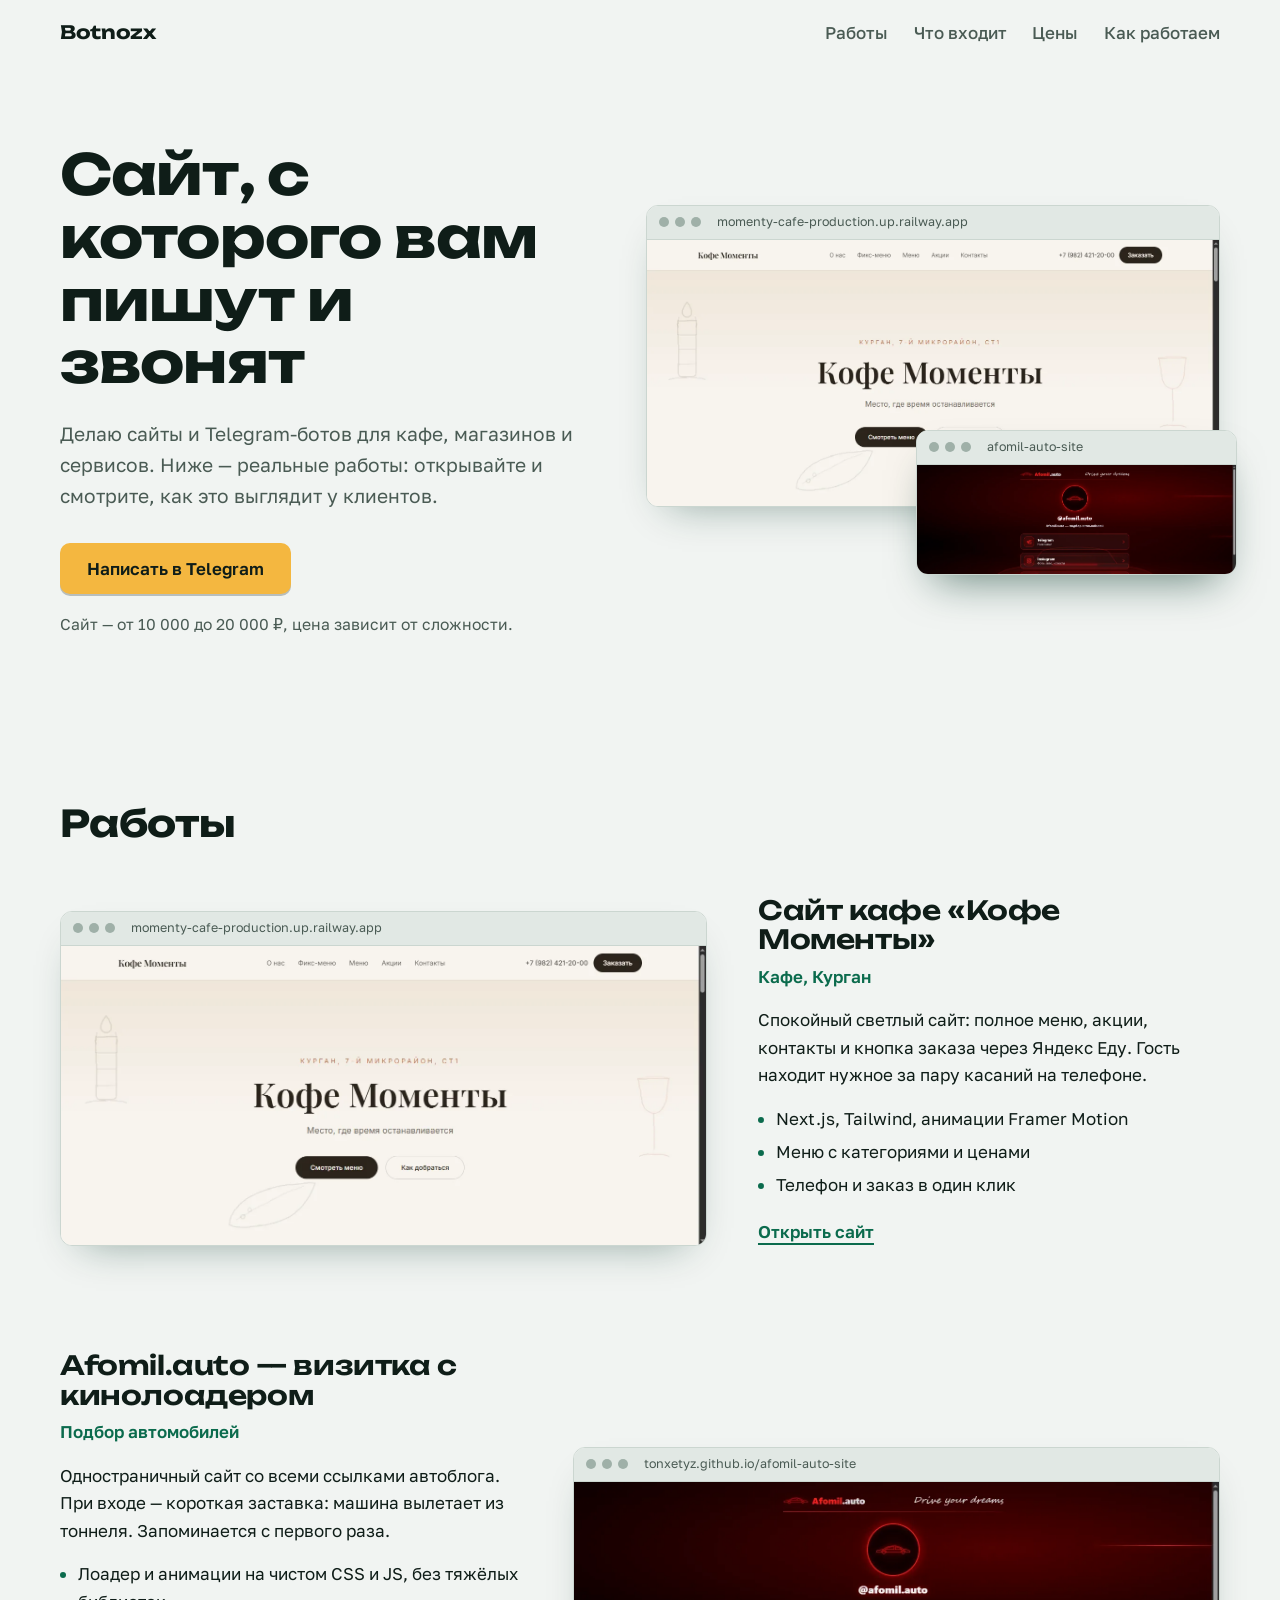
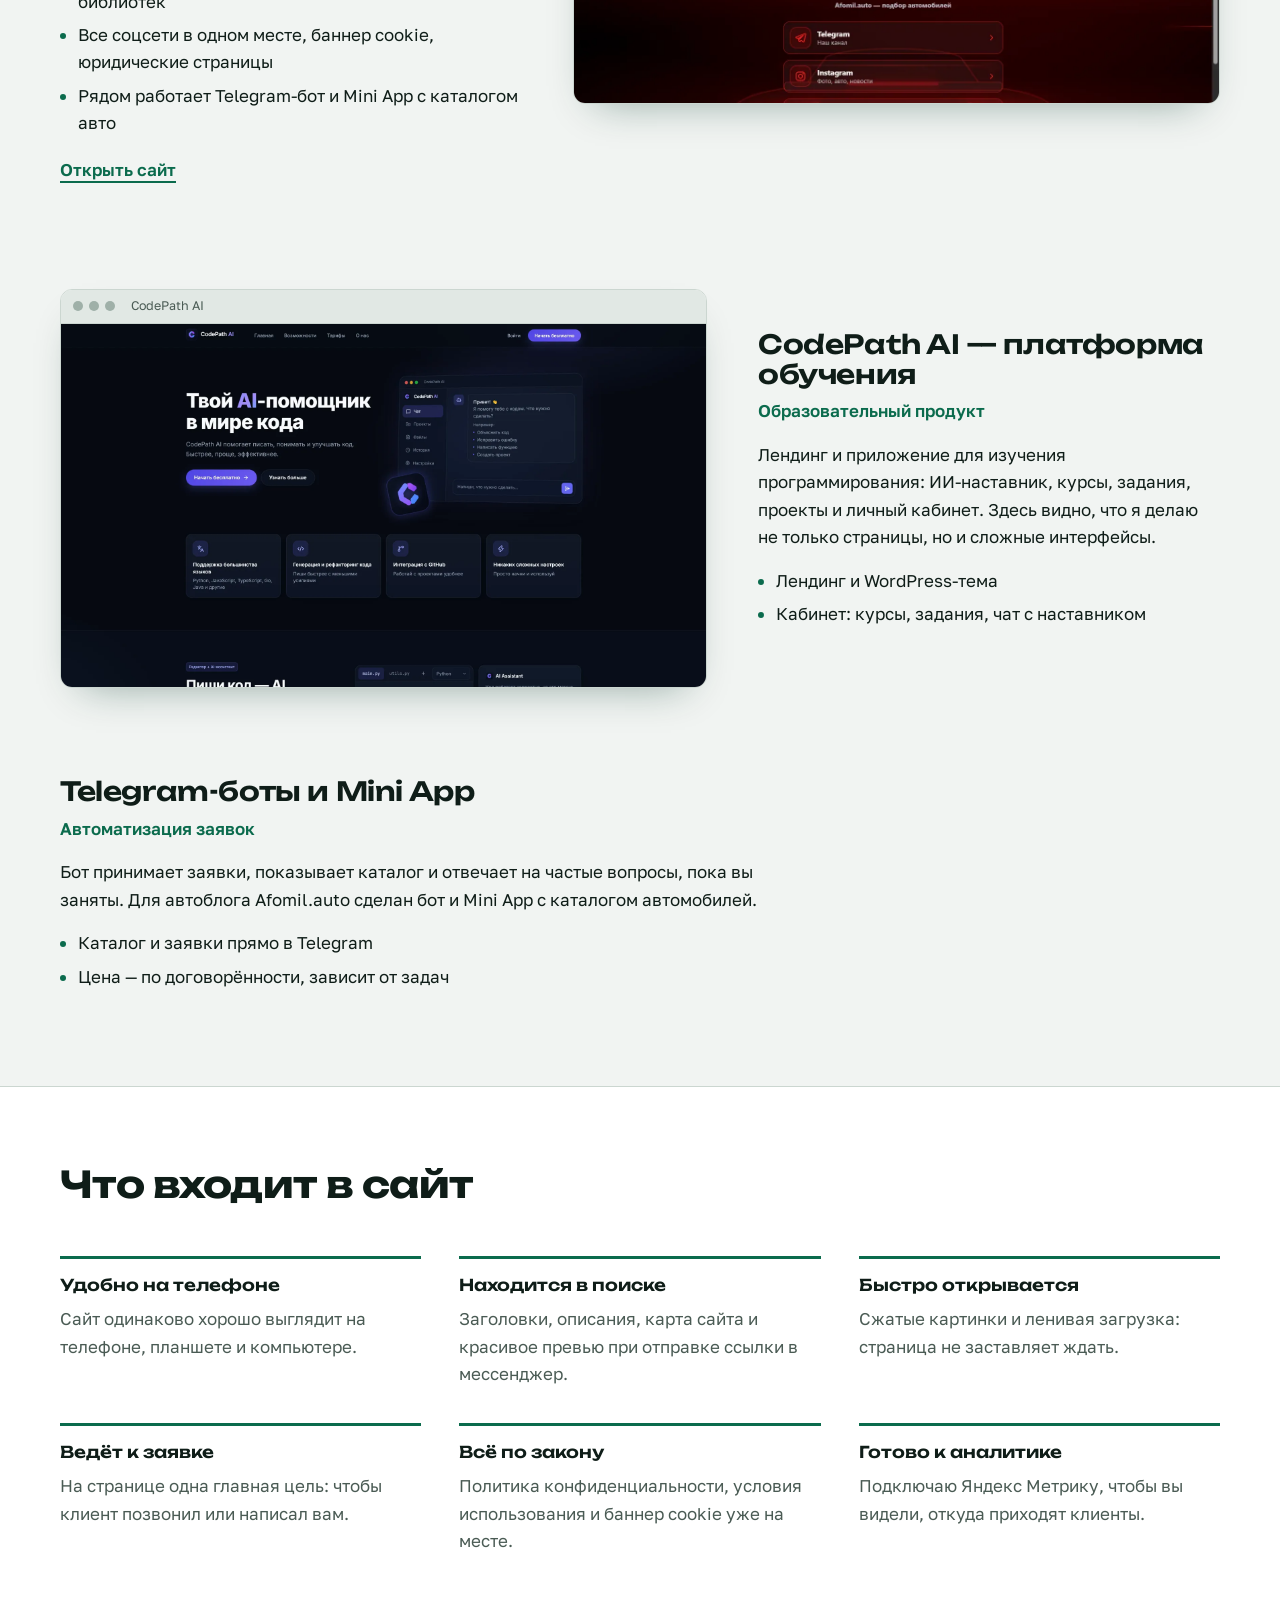
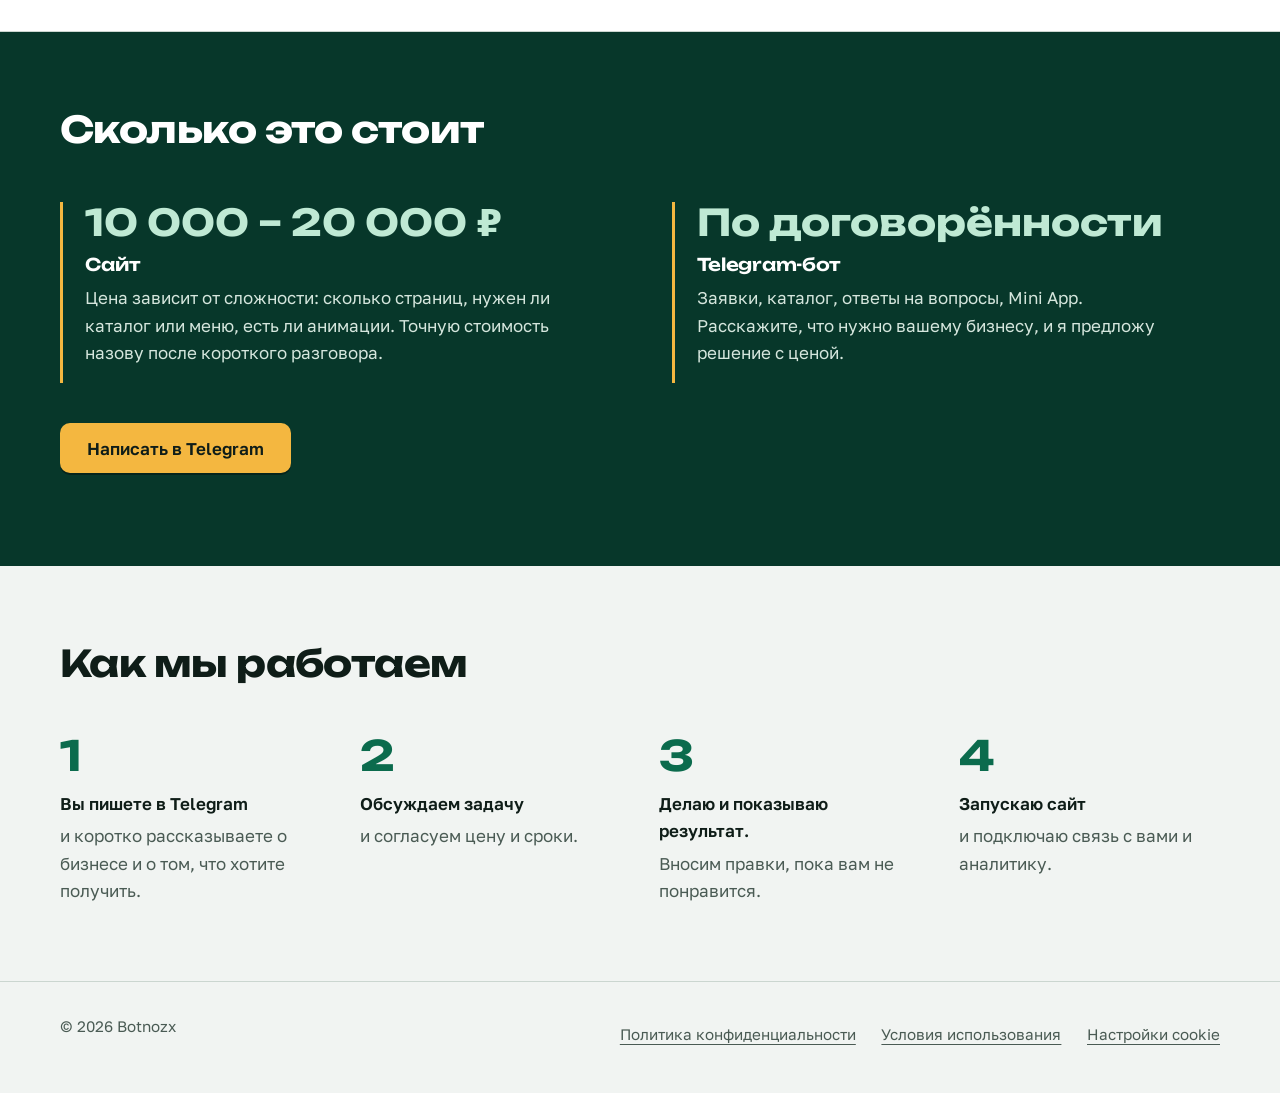
<file: index.html>
<!doctype html>
<html lang="ru">
<head>
<meta charset="utf-8">
<meta name="viewport" content="width=device-width,initial-scale=1">
<title>Создание сайтов и Telegram-ботов для малого бизнеса — Botnozx</title>
<meta name="description" content="Делаю сайты от 10 000 до 20 000 ₽ и Telegram-ботов для кафе, магазинов и сервисов. Смотрите реальные работы и пишите в Telegram.">
<meta name="keywords" content="создание сайтов, сайт для бизнеса, сайт для кафе, Telegram-бот, Telegram Mini App, веб-разработка, портфолио">
<meta name="theme-color" content="#0B6B4D">
<meta http-equiv="Content-Security-Policy" content="default-src 'self'; img-src 'self' data:; style-src 'self'; script-src 'self'; font-src 'self'; base-uri 'none'; form-action 'none'">
<link rel="canonical" href="https://tonxetyz.github.io/portfolio/">
<link rel="icon" href="favicon.ico" sizes="48x48">
<link rel="icon" href="favicon.svg" type="image/svg+xml">
<link rel="icon" href="favicon-32.png" sizes="32x32" type="image/png">
<link rel="apple-touch-icon" href="apple-touch-icon.png">
<link rel="manifest" href="site.webmanifest">
<meta property="og:type" content="website">
<meta property="og:locale" content="ru_RU">
<meta property="og:site_name" content="Botnozx">
<meta property="og:title" content="Создание сайтов и Telegram-ботов для малого бизнеса — Botnozx">
<meta property="og:description" content="Сайты от 10 000 до 20 000 ₽ и Telegram-боты. Реальные работы и прямая связь в Telegram.">
<meta property="og:url" content="https://tonxetyz.github.io/portfolio/">
<meta property="og:image" content="https://tonxetyz.github.io/portfolio/og.png">
<meta property="og:image:width" content="1200">
<meta property="og:image:height" content="630">
<meta property="og:image:alt" content="Botnozx — сайты и Telegram-боты, на фоне скриншот сайта кофейни">
<meta name="twitter:card" content="summary_large_image">
<meta name="twitter:title" content="Создание сайтов и Telegram-ботов для малого бизнеса — Botnozx">
<meta name="twitter:description" content="Сайты от 10 000 до 20 000 ₽ и Telegram-боты. Реальные работы и прямая связь в Telegram.">
<meta name="twitter:image" content="https://tonxetyz.github.io/portfolio/og.png">
<link rel="preload" href="fonts/unbounded-cyr.woff2" as="font" type="font/woff2" crossorigin>
<link rel="preload" href="fonts/golos-cyr.woff2" as="font" type="font/woff2" crossorigin>
<link rel="stylesheet" href="style.css">
<script type="application/ld+json">
{"@context":"https://schema.org","@graph":[{"@type":"WebSite","name":"Botnozx","url":"https://tonxetyz.github.io/portfolio/","inLanguage":"ru"},{"@type":"Service","serviceType":"Разработка сайтов и Telegram-ботов","provider":{"@type":"Person","name":"Botnozx","url":"https://tonxetyz.github.io/portfolio/"},"areaServed":"RU","image":"https://tonxetyz.github.io/portfolio/og.png","offers":{"@type":"Offer","priceCurrency":"RUB","priceSpecification":{"@type":"PriceSpecification","minPrice":10000,"maxPrice":20000,"priceCurrency":"RUB"}}}]}
</script>
</head>
<body>
<a class="skip" href="#main">К содержимому</a>

<header class="top">
  <a class="brand" href="./" aria-label="Botnozx — на главную">Botnozx</a>
  <nav aria-label="Основная">
    <a href="#works">Работы</a>
    <a href="#included">Что входит</a>
    <a href="#price">Цены</a>
    <a href="#steps">Как работаем</a>
  </nav>
</header>

<main id="main" tabindex="-1">
  <section class="hero" aria-labelledby="h1">
    <div class="hero-text">
      <h1 id="h1">Сайт, с которого вам пишут и звонят</h1>
      <p class="lead">Делаю сайты и Telegram-ботов для кафе, магазинов и сервисов. Ниже — реальные работы: открывайте и смотрите, как это выглядит у клиентов.</p>
      <p><a class="cta" href="https://t.me/Botnozx" target="_blank" rel="noopener noreferrer">Написать в Telegram<span class="sr"> (откроется в новой вкладке)</span></a></p>
      <p class="hero-price">Сайт — от 10 000 до 20 000 ₽, цена зависит от сложности.</p>
    </div>
    <div class="hero-shot">
      <figure class="frame frame-a">
        <div class="bar"><i></i><i></i><i></i><span>momenty-cafe-production.up.railway.app</span></div>
        <img src="assets/momenty.webp" width="1370" height="637" alt="" fetchpriority="high">
      </figure>
      <figure class="frame frame-b">
        <div class="bar"><i></i><i></i><i></i><span>afomil-auto-site</span></div>
        <img src="assets/afomil.webp" width="1370" height="470" alt="">
      </figure>
    </div>
  </section>

  <section id="works" class="works" aria-labelledby="works-h">
    <h2 id="works-h">Работы</h2>

    <article class="work">
      <figure class="frame">
        <div class="bar"><i></i><i></i><i></i><span>momenty-cafe-production.up.railway.app</span></div>
        <img src="assets/momenty.webp" width="1370" height="637" alt="Сайт кафе «Кофе Моменты» в Кургане: светлый экран с крупным названием и кнопкой «Смотреть меню»" loading="lazy">
      </figure>
      <div class="work-text">
        <h3>Сайт кафе «Кофе Моменты»</h3>
        <p class="meta">Кафе, Курган</p>
        <p>Спокойный светлый сайт: полное меню, акции, контакты и кнопка заказа через Яндекс Еду. Гость находит нужное за пару касаний на телефоне.</p>
        <ul>
          <li>Next.js, Tailwind, анимации Framer Motion</li>
          <li>Меню с категориями и ценами</li>
          <li>Телефон и заказ в один клик</li>
        </ul>
        <p><a class="link" href="https://momenty-cafe-production.up.railway.app" target="_blank" rel="noopener noreferrer">Открыть сайт<span class="sr"> «Кофе Моменты» (откроется в новой вкладке)</span></a></p>
      </div>
    </article>

    <article class="work flip">
      <figure class="frame">
        <div class="bar"><i></i><i></i><i></i><span>tonxetyz.github.io/afomil-auto-site</span></div>
        <img src="assets/afomil.webp" width="1370" height="470" alt="Сайт Afomil.auto: чёрно-красный экран с силуэтом автомобиля и кнопками Telegram, Instagram и YouTube" loading="lazy">
      </figure>
      <div class="work-text">
        <h3>Afomil.auto — визитка с кинолоадером</h3>
        <p class="meta">Подбор автомобилей</p>
        <p>Одностраничный сайт со всеми ссылками автоблога. При входе — короткая заставка: машина вылетает из тоннеля. Запоминается с первого раза.</p>
        <ul>
          <li>Лоадер и анимации на чистом CSS и JS, без тяжёлых библиотек</li>
          <li>Все соцсети в одном месте, баннер cookie, юридические страницы</li>
          <li>Рядом работает Telegram-бот и Mini App с каталогом авто</li>
        </ul>
        <p><a class="link" href="https://tonxetyz.github.io/afomil-auto-site/" target="_blank" rel="noopener noreferrer">Открыть сайт<span class="sr"> Afomil.auto (откроется в новой вкладке)</span></a></p>
      </div>
    </article>

    <article class="work">
      <figure class="frame">
        <div class="bar"><i></i><i></i><i></i><span>CodePath AI</span></div>
        <img src="assets/codepath.webp" width="1920" height="1080" alt="Лендинг CodePath AI: платформа для изучения программирования с ИИ-наставником" loading="lazy">
      </figure>
      <div class="work-text">
        <h3>CodePath AI — платформа обучения</h3>
        <p class="meta">Образовательный продукт</p>
        <p>Лендинг и приложение для изучения программирования: ИИ-наставник, курсы, задания, проекты и личный кабинет. Здесь видно, что я делаю не только страницы, но и сложные интерфейсы.</p>
        <ul>
          <li>Лендинг и WordPress-тема</li>
          <li>Кабинет: курсы, задания, чат с наставником</li>
        </ul>
      </div>
    </article>

    <article class="work solo">
      <div class="work-text">
        <h3>Telegram-боты и Mini App</h3>
        <p class="meta">Автоматизация заявок</p>
        <p>Бот принимает заявки, показывает каталог и отвечает на частые вопросы, пока вы заняты. Для автоблога Afomil.auto сделан бот и Mini App с каталогом автомобилей.</p>
        <ul>
          <li>Каталог и заявки прямо в Telegram</li>
          <li>Цена — по договорённости, зависит от задач</li>
        </ul>
      </div>
    </article>
  </section>

  <section id="included" class="included" aria-labelledby="inc-h">
    <h2 id="inc-h">Что входит в сайт</h2>
    <dl>
      <div><dt>Удобно на телефоне</dt><dd>Сайт одинаково хорошо выглядит на телефоне, планшете и компьютере.</dd></div>
      <div><dt>Находится в поиске</dt><dd>Заголовки, описания, карта сайта и красивое превью при отправке ссылки в мессенджер.</dd></div>
      <div><dt>Быстро открывается</dt><dd>Сжатые картинки и ленивая загрузка: страница не заставляет ждать.</dd></div>
      <div><dt>Ведёт к заявке</dt><dd>На странице одна главная цель: чтобы клиент позвонил или написал вам.</dd></div>
      <div><dt>Всё по закону</dt><dd>Политика конфиденциальности, условия использования и баннер cookie уже на месте.</dd></div>
      <div><dt>Готово к аналитике</dt><dd>Подключаю Яндекс Метрику, чтобы вы видели, откуда приходят клиенты.</dd></div>
    </dl>
  </section>

  <section id="price" class="price" aria-labelledby="price-h">
    <h2 id="price-h">Сколько это стоит</h2>
    <div class="price-grid">
      <div>
        <p class="sum">10 000 – 20 000 ₽</p>
        <h3>Сайт</h3>
        <p>Цена зависит от сложности: сколько страниц, нужен ли каталог или меню, есть ли анимации. Точную стоимость назову после короткого разговора.</p>
      </div>
      <div>
        <p class="sum">По договорённости</p>
        <h3>Telegram-бот</h3>
        <p>Заявки, каталог, ответы на вопросы, Mini App. Расскажите, что нужно вашему бизнесу, и я предложу решение с ценой.</p>
      </div>
    </div>
    <p><a class="cta" href="https://t.me/Botnozx" target="_blank" rel="noopener noreferrer">Написать в Telegram<span class="sr"> (откроется в новой вкладке)</span></a></p>
  </section>

  <section id="steps" class="steps" aria-labelledby="steps-h">
    <h2 id="steps-h">Как мы работаем</h2>
    <ol role="list">
      <li><b>Вы пишете в Telegram</b> и коротко рассказываете о бизнесе и о том, что хотите получить.</li>
      <li><b>Обсуждаем задачу</b> и согласуем цену и сроки.</li>
      <li><b>Делаю и показываю результат.</b> Вносим правки, пока вам не понравится.</li>
      <li><b>Запускаю сайт</b> и подключаю связь с вами и аналитику.</li>
    </ol>
  </section>
</main>

<footer>
  <p>© 2026 Botnozx</p>
  <nav aria-label="Служебные ссылки">
    <a href="privacy.html">Политика конфиденциальности</a>
    <a href="terms.html">Условия использования</a>
    <button type="button" id="cookie-settings">Настройки cookie</button>
  </nav>
</footer>

<div id="cookie" class="cookie" role="dialog" aria-modal="false" aria-labelledby="cookie-t" aria-describedby="cookie-d" tabindex="-1" hidden>
  <p id="cookie-t" class="cookie-t">Cookie</p>
  <p id="cookie-d">Мы используем cookie для работы сайта и, с вашего согласия, для аналитики. <a href="privacy.html">Подробнее</a></p>
  <div class="cookie-btns">
    <button type="button" id="cookie-no">Только необходимые</button>
    <button type="button" id="cookie-yes">Принять</button>
  </div>
</div>

<script src="app.js"></script>
</body>
</html>
</file>
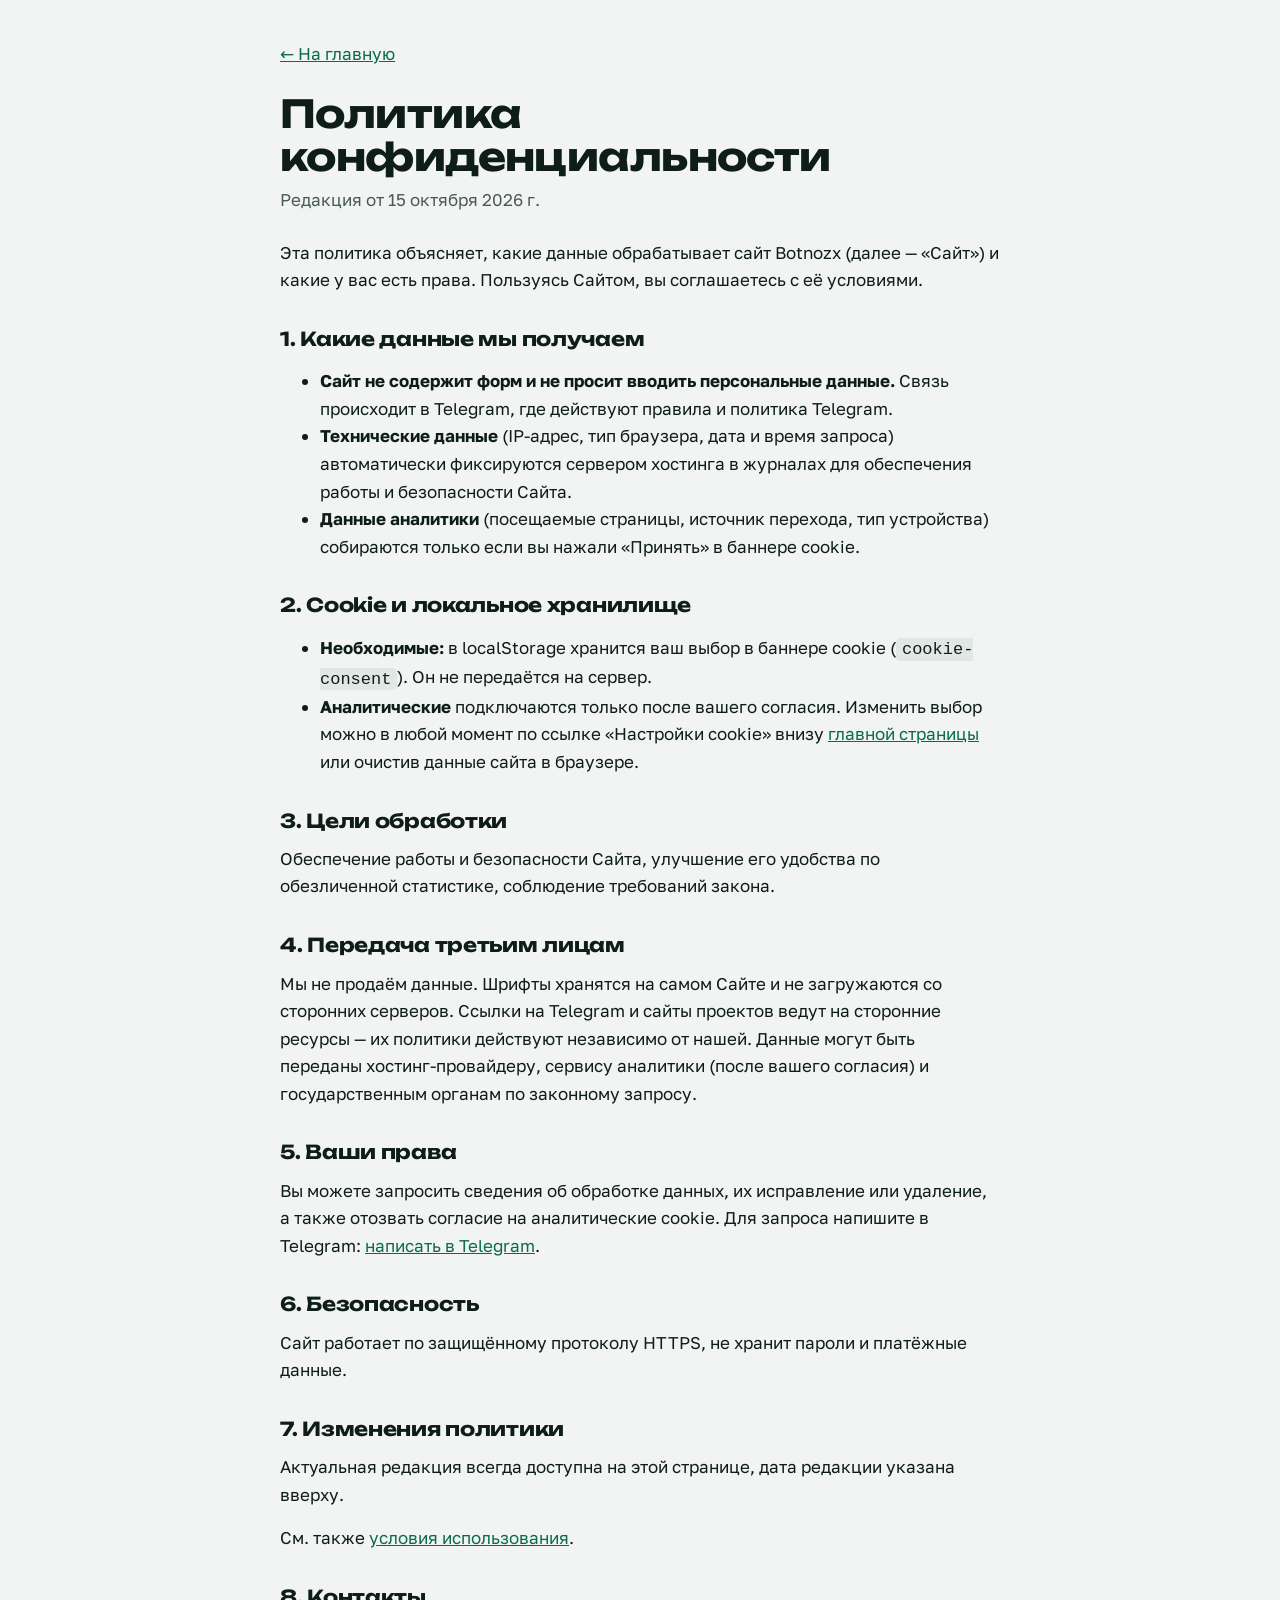
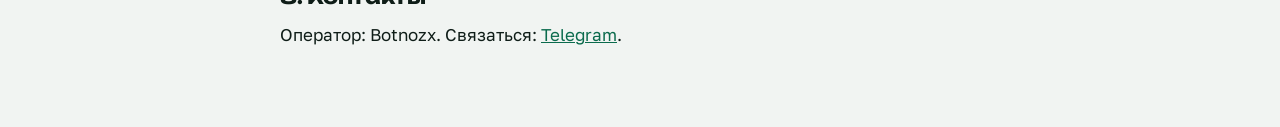
<file: privacy.html>
<!doctype html>
<html lang="ru">
<head>
<meta charset="utf-8">
<meta name="viewport" content="width=device-width,initial-scale=1">
<title>Политика конфиденциальности — Botnozx</title>
<meta name="description" content="Какие данные обрабатывает сайт Botnozx, зачем и как вы можете ими управлять.">
<meta name="keywords" content="Botnozx, политика конфиденциальности, персональные данные, cookie">
<meta name="theme-color" content="#0B6B4D">
<meta http-equiv="Content-Security-Policy" content="default-src 'self'; img-src 'self' data:; style-src 'self'; script-src 'none'; font-src 'self'; base-uri 'none'; form-action 'none'">
<link rel="canonical" href="https://tonxetyz.github.io/portfolio/privacy.html">
<link rel="icon" href="favicon.ico" sizes="48x48">
<link rel="icon" href="favicon.svg" type="image/svg+xml">
<link rel="icon" href="favicon-32.png" sizes="32x32" type="image/png">
<link rel="apple-touch-icon" href="apple-touch-icon.png">
<meta property="og:type" content="website">
<meta property="og:locale" content="ru_RU">
<meta property="og:site_name" content="Botnozx">
<meta property="og:title" content="Политика конфиденциальности — Botnozx">
<meta property="og:description" content="Какие данные обрабатывает сайт и как вы можете ими управлять.">
<meta property="og:url" content="https://tonxetyz.github.io/portfolio/privacy.html">
<meta property="og:image" content="https://tonxetyz.github.io/portfolio/og.png">
<meta name="twitter:card" content="summary_large_image">
<meta name="twitter:title" content="Политика конфиденциальности — Botnozx">
<meta name="twitter:description" content="Какие данные обрабатывает сайт и как вы можете ими управлять.">
<meta name="twitter:image" content="https://tonxetyz.github.io/portfolio/og.png">
<link rel="stylesheet" href="style.css">
</head>
<body>
<main class="doc">
  <a href="./"><span aria-hidden="true">←</span> На главную</a>
  <h1>Политика конфиденциальности</h1>
  <p class="date">Редакция от 15 октября 2026 г.</p>

  <p>Эта политика объясняет, какие данные обрабатывает сайт Botnozx (далее — «Сайт») и какие у вас есть права. Пользуясь Сайтом, вы соглашаетесь с её условиями.</p>

  <h2>1. Какие данные мы получаем</h2>
  <ul>
    <li><b>Сайт не содержит форм и не просит вводить персональные данные.</b> Связь происходит в Telegram, где действуют правила и политика Telegram.</li>
    <li><b>Технические данные</b> (IP-адрес, тип браузера, дата и время запроса) автоматически фиксируются сервером хостинга в журналах для обеспечения работы и безопасности Сайта.</li>
    <li><b>Данные аналитики</b> (посещаемые страницы, источник перехода, тип устройства) собираются только если вы нажали «Принять» в баннере cookie.</li>
  </ul>

  <h2>2. Cookie и локальное хранилище</h2>
  <ul>
    <li><b>Необходимые:</b> в localStorage хранится ваш выбор в баннере cookie (<code>cookie-consent</code>). Он не передаётся на сервер.</li>
    <li><b>Аналитические</b> подключаются только после вашего согласия. Изменить выбор можно в любой момент по ссылке «Настройки cookie» внизу <a href="./">главной страницы</a> или очистив данные сайта в браузере.</li>
  </ul>

  <h2>3. Цели обработки</h2>
  <p>Обеспечение работы и безопасности Сайта, улучшение его удобства по обезличенной статистике, соблюдение требований закона.</p>

  <h2>4. Передача третьим лицам</h2>
  <p>Мы не продаём данные. Шрифты хранятся на самом Сайте и не загружаются со сторонних серверов. Ссылки на Telegram и сайты проектов ведут на сторонние ресурсы — их политики действуют независимо от нашей. Данные могут быть переданы хостинг-провайдеру, сервису аналитики (после вашего согласия) и государственным органам по законному запросу.</p>

  <h2>5. Ваши права</h2>
  <p>Вы можете запросить сведения об обработке данных, их исправление или удаление, а также отозвать согласие на аналитические cookie. Для запроса напишите в Telegram: <a href="https://t.me/Botnozx" target="_blank" rel="noopener noreferrer">написать в Telegram<span class="sr"> (откроется в новой вкладке)</span></a>.</p>

  <h2>6. Безопасность</h2>
  <p>Сайт работает по защищённому протоколу HTTPS, не хранит пароли и платёжные данные.</p>

  <h2>7. Изменения политики</h2>
  <p>Актуальная редакция всегда доступна на этой странице, дата редакции указана вверху.</p>

  <p>См. также <a href="terms.html">условия использования</a>.</p>

  <h2>8. Контакты</h2>
  <p>Оператор: Botnozx. Связаться: <a href="https://t.me/Botnozx" target="_blank" rel="noopener noreferrer">Telegram<span class="sr"> (откроется в новой вкладке)</span></a>.</p>
</main>
</body>
</html>
</file>
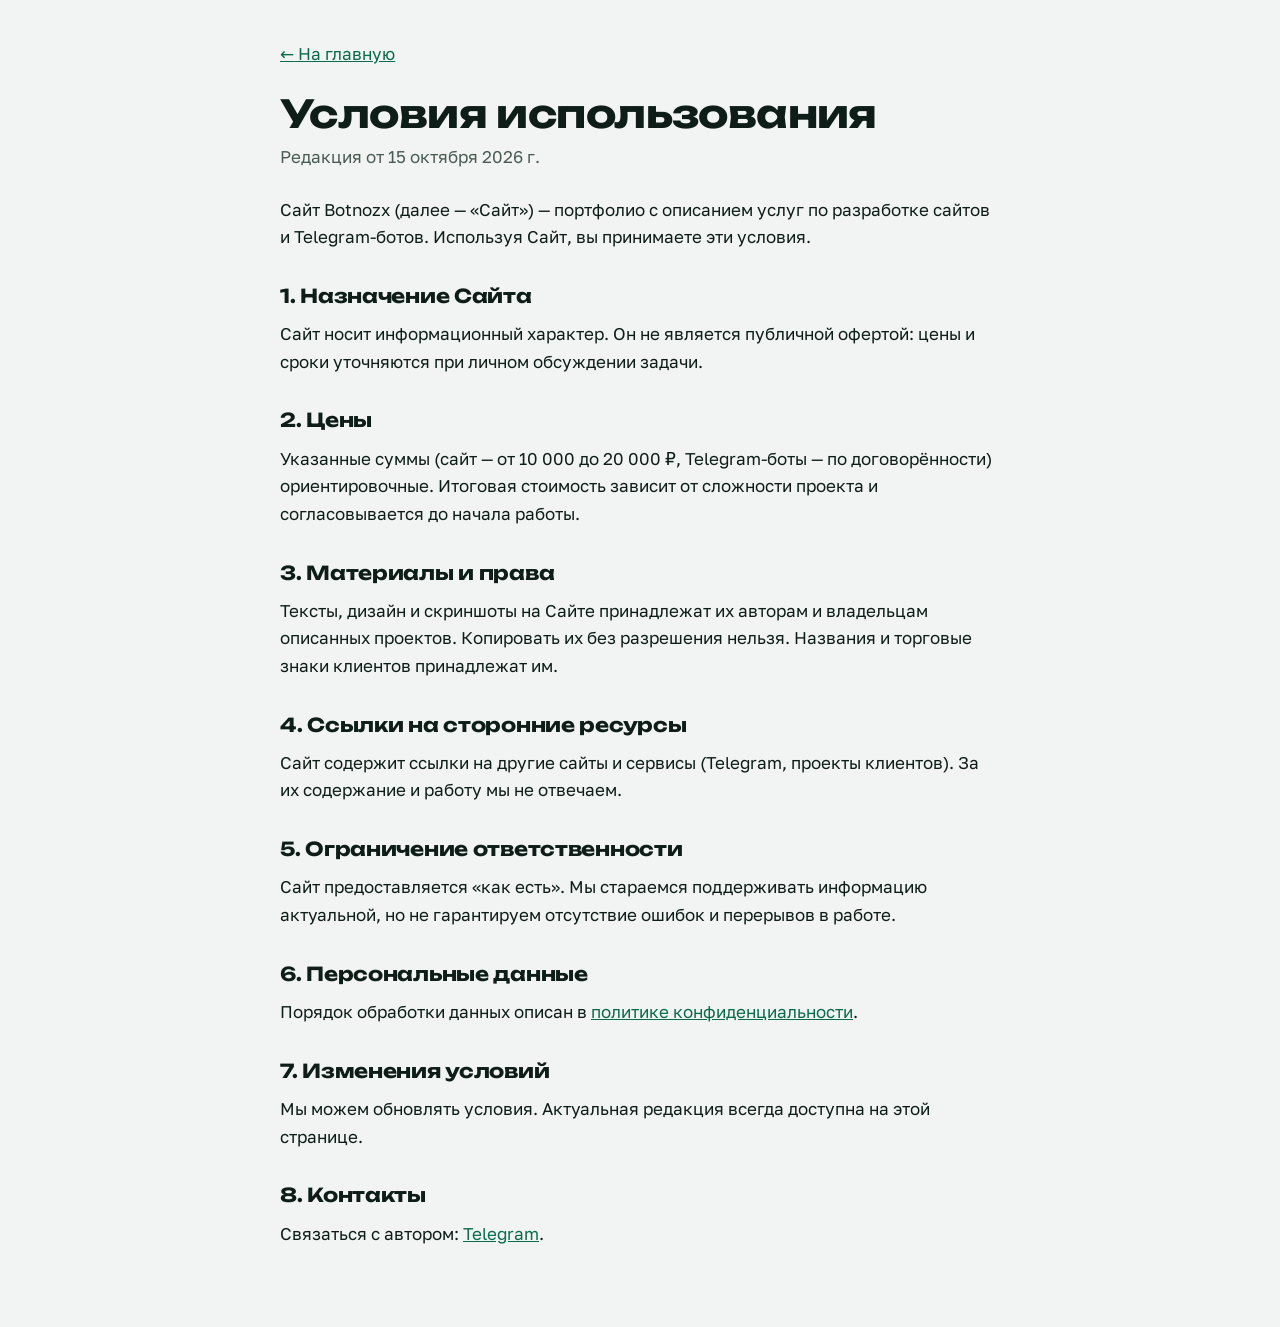
<file: terms.html>
<!doctype html>
<html lang="ru">
<head>
<meta charset="utf-8">
<meta name="viewport" content="width=device-width,initial-scale=1">
<title>Условия использования — Botnozx</title>
<meta name="description" content="Условия использования сайта-портфолио Botnozx: что можно делать на сайте и на что распространяется ответственность.">
<meta name="keywords" content="Botnozx, условия использования, пользовательское соглашение">
<meta name="theme-color" content="#0B6B4D">
<meta http-equiv="Content-Security-Policy" content="default-src 'self'; img-src 'self' data:; style-src 'self'; script-src 'none'; font-src 'self'; base-uri 'none'; form-action 'none'">
<link rel="canonical" href="https://tonxetyz.github.io/portfolio/terms.html">
<link rel="icon" href="favicon.ico" sizes="48x48">
<link rel="icon" href="favicon.svg" type="image/svg+xml">
<link rel="icon" href="favicon-32.png" sizes="32x32" type="image/png">
<link rel="apple-touch-icon" href="apple-touch-icon.png">
<meta property="og:type" content="website">
<meta property="og:locale" content="ru_RU">
<meta property="og:site_name" content="Botnozx">
<meta property="og:title" content="Условия использования — Botnozx">
<meta property="og:description" content="Правила пользования сайтом-портфолио Botnozx.">
<meta property="og:url" content="https://tonxetyz.github.io/portfolio/terms.html">
<meta property="og:image" content="https://tonxetyz.github.io/portfolio/og.png">
<meta name="twitter:card" content="summary_large_image">
<meta name="twitter:title" content="Условия использования — Botnozx">
<meta name="twitter:description" content="Правила пользования сайтом-портфолио Botnozx.">
<meta name="twitter:image" content="https://tonxetyz.github.io/portfolio/og.png">
<link rel="stylesheet" href="style.css">
</head>
<body>
<main class="doc">
  <a href="./"><span aria-hidden="true">←</span> На главную</a>
  <h1>Условия использования</h1>
  <p class="date">Редакция от 15 октября 2026 г.</p>

  <p>Сайт Botnozx (далее — «Сайт») — портфолио с описанием услуг по разработке сайтов и Telegram-ботов. Используя Сайт, вы принимаете эти условия.</p>

  <h2>1. Назначение Сайта</h2>
  <p>Сайт носит информационный характер. Он не является публичной офертой: цены и сроки уточняются при личном обсуждении задачи.</p>

  <h2>2. Цены</h2>
  <p>Указанные суммы (сайт — от 10 000 до 20 000 ₽, Telegram-боты — по договорённости) ориентировочные. Итоговая стоимость зависит от сложности проекта и согласовывается до начала работы.</p>

  <h2>3. Материалы и права</h2>
  <p>Тексты, дизайн и скриншоты на Сайте принадлежат их авторам и владельцам описанных проектов. Копировать их без разрешения нельзя. Названия и торговые знаки клиентов принадлежат им.</p>

  <h2>4. Ссылки на сторонние ресурсы</h2>
  <p>Сайт содержит ссылки на другие сайты и сервисы (Telegram, проекты клиентов). За их содержание и работу мы не отвечаем.</p>

  <h2>5. Ограничение ответственности</h2>
  <p>Сайт предоставляется «как есть». Мы стараемся поддерживать информацию актуальной, но не гарантируем отсутствие ошибок и перерывов в работе.</p>

  <h2>6. Персональные данные</h2>
  <p>Порядок обработки данных описан в <a href="privacy.html">политике конфиденциальности</a>.</p>

  <h2>7. Изменения условий</h2>
  <p>Мы можем обновлять условия. Актуальная редакция всегда доступна на этой странице.</p>

  <h2>8. Контакты</h2>
  <p>Связаться с автором: <a href="https://t.me/Botnozx" target="_blank" rel="noopener noreferrer">Telegram<span class="sr"> (откроется в новой вкладке)</span></a>.</p>
</main>
</body>
</html>
</file>
<file: style.css>
@font-face{font-family:"Unbounded";src:url(fonts/unbounded-cyr.woff2) format("woff2");font-weight:200 900;font-display:swap;unicode-range:U+0301,U+0400-045F,U+0490-0491,U+04B0-04B1,U+2116}
@font-face{font-family:"Unbounded";src:url(fonts/unbounded-lat.woff2) format("woff2");font-weight:200 900;font-display:swap;unicode-range:U+0000-00FF,U+0131,U+0152-0153,U+02BB-02BC,U+02C6,U+02DA,U+02DC,U+2000-206F,U+20AC,U+2122,U+2212,U+FEFF}
@font-face{font-family:"Golos Text";src:url(fonts/golos-cyr.woff2) format("woff2");font-weight:400 900;font-display:swap;unicode-range:U+0301,U+0400-045F,U+0490-0491,U+04B0-04B1,U+2116}
@font-face{font-family:"Golos Text";src:url(fonts/golos-lat.woff2) format("woff2");font-weight:400 900;font-display:swap;unicode-range:U+0000-00FF,U+0131,U+0152-0153,U+02BB-02BC,U+02C6,U+02DA,U+02DC,U+2000-206F,U+20AC,U+2122,U+2212,U+FEFF}

:root{
  --bg:#F1F4F2;
  --ink:#0F1D18;
  --muted:#4A5B54;
  --mal:#0B6B4D;
  --mal-deep:#07372A;
  --mint:#BFE9D4;
  --amber:#F4B740;
  --line:#CBD6D0;
  --focus:#0F1D18;
  --pad:max(20px,calc((100% - 1160px)/2));
  --display:"Unbounded","Arial Black",system-ui,sans-serif;
  --text:"Golos Text",system-ui,-apple-system,"Segoe UI",Arial,sans-serif;
}
*{box-sizing:border-box}
html{scroll-behavior:smooth;scroll-padding-top:72px;-webkit-text-size-adjust:100%}
body{margin:0;background:var(--bg);color:var(--ink);font:400 1.0625rem/1.62 var(--text)}
img{display:block;max-width:100%;height:auto}
a{color:inherit}
h1,h2,h3{font-family:var(--display);margin:0;line-height:1.12;letter-spacing:-.015em}
p{margin:0 0 1rem}
:focus-visible{outline:3px solid var(--focus);outline-offset:3px}
main:focus,.cookie:focus{outline:none}
html:has(.cookie:not([hidden])){scroll-padding-bottom:280px}
.sr{position:absolute;width:1px;height:1px;overflow:hidden;clip:rect(0 0 0 0);white-space:nowrap}
.skip{position:absolute;left:12px;top:-60px;background:var(--ink);color:#fff;padding:.7rem 1rem;border-radius:8px;z-index:30}
.skip:focus{top:12px}

.top{display:flex;align-items:center;justify-content:space-between;gap:1rem;padding:1.1rem var(--pad)}
.brand{font:700 1.15rem/1 var(--display);text-decoration:none;letter-spacing:-.02em;padding:.4rem 0}
.top nav{display:flex;gap:1.6rem}
.top nav a{text-decoration:none;color:var(--muted);font-weight:500}
.top nav a:hover{color:var(--mal);text-decoration:underline;text-underline-offset:5px}

.cta{display:inline-block;background:var(--amber);color:var(--ink);font:600 1.0625rem/1 var(--text);text-decoration:none;padding:1.05rem 1.7rem;border-radius:10px;box-shadow:0 2px 0 rgba(15,29,24,.25);transition:transform .15s,box-shadow .15s}
.cta:hover{transform:translateY(-2px);box-shadow:0 5px 0 rgba(15,29,24,.25)}
.link{font-weight:600;color:var(--mal);text-underline-offset:5px;text-decoration-thickness:2px}
.link:hover{color:var(--mal-deep)}

.hero{display:grid;grid-template-columns:1fr 1.1fr;gap:clamp(2rem,5vw,4.5rem);align-items:center;padding:clamp(2.5rem,6vw,5.5rem) var(--pad) clamp(3rem,7vw,6rem)}
.hero h1{font-size:clamp(2.1rem,4.4vw,3.5rem);font-weight:700;margin-bottom:1.5rem}
.lead{font-size:1.2rem;max-width:34rem;color:var(--muted);margin-bottom:2rem}
.hero-price{margin:1.1rem 0 0;color:var(--muted);font-size:.98rem}
.hero-shot{position:relative;padding-bottom:12%}
.frame{margin:0;background:#fff;border:1px solid var(--line);border-radius:12px;overflow:hidden;box-shadow:0 18px 40px -22px rgba(7,55,42,.45)}
.bar{display:flex;align-items:center;gap:6px;height:34px;padding:0 12px;background:#E1E8E4;border-bottom:1px solid var(--line)}
.bar i{width:10px;height:10px;border-radius:50%;background:#9FB0A8}
.bar span{margin-left:10px;font-size:.78rem;color:var(--muted);white-space:nowrap;overflow:hidden;text-overflow:ellipsis}
.frame img{width:100%;object-fit:cover;object-position:top}
.frame-b{position:absolute;right:-3%;bottom:0;width:56%;box-shadow:0 22px 44px -18px rgba(7,55,42,.6);animation:slide-in .9s .25s cubic-bezier(.2,.7,.2,1) both}
@keyframes slide-in{from{opacity:0;transform:translate(28px,28px)}to{opacity:1;transform:none}}

h2{font-size:clamp(1.6rem,3vw,2.3rem);font-weight:700;margin-bottom:clamp(2rem,4vw,3.2rem)}
.works,.included,.steps{padding:clamp(3rem,6vw,5rem) var(--pad)}
.work{display:grid;grid-template-columns:7fr 5fr;gap:clamp(1.5rem,4vw,3.5rem);align-items:center;margin-bottom:clamp(3.5rem,7vw,6rem)}
.work:last-child{margin-bottom:0}
.work.flip{grid-template-columns:5fr 7fr}
.work.flip .frame{order:2}
.work.solo{grid-template-columns:1fr;max-width:46rem}
.work h3{font-size:clamp(1.25rem,2.2vw,1.65rem);font-weight:600;margin-bottom:.5rem}
.meta{color:var(--mal);font-weight:600;margin-bottom:1rem}
.work ul{margin:0 0 1.2rem;padding-left:1.15rem}
.work li{margin-bottom:.35rem}
.work li::marker{color:var(--mal)}

.included{background:#fff;border-block:1px solid var(--line)}
.included dl{display:grid;grid-template-columns:repeat(3,1fr);gap:2.2rem clamp(1.5rem,3vw,3rem);margin:0}
.included dl>div{border-top:3px solid var(--mal);padding-top:1rem}
.included dt{font:600 1.02rem/1.3 var(--display);margin-bottom:.55rem}
.included dd{margin:0;color:var(--muted)}

.price{--focus:#fff;background:var(--mal-deep);color:#fff;padding:clamp(3rem,6vw,5rem) var(--pad)}
.price-grid{display:grid;grid-template-columns:1fr 1fr;gap:clamp(2rem,5vw,4.5rem);margin-bottom:2.5rem}
.price-grid>div{border-left:3px solid var(--amber);padding-left:1.4rem}
.sum{font:700 clamp(1.5rem,3.2vw,2.3rem)/1.1 var(--display);color:var(--mint);margin-bottom:.8rem}
.price h3{font-size:1.1rem;font-weight:600;margin-bottom:.6rem}
.price p:not(.sum){color:#D5E6DD;max-width:30rem}
.price .cta{box-shadow:0 2px 0 rgba(0,0,0,.35)}

.steps ol{display:grid;grid-template-columns:repeat(4,1fr);gap:2rem clamp(1.2rem,3vw,2.5rem);margin:0;padding:0;list-style:none;counter-reset:s}
.steps li{counter-increment:s;color:var(--muted)}
.steps li::before{content:counter(s) / "";display:block;font:700 2.6rem/1 var(--display);color:var(--mal);margin-bottom:.8rem}
.steps b{display:block;color:var(--ink);margin-bottom:.3rem;font-weight:600}

footer{display:flex;flex-wrap:wrap;justify-content:space-between;gap:1rem 2rem;padding:2rem var(--pad) 2.4rem;border-top:1px solid var(--line);color:var(--muted);font-size:.95rem}
footer p{margin:0}
footer nav{display:flex;flex-wrap:wrap;gap:.6rem 1.6rem}
footer a,footer button{display:inline-block;padding:.5rem 0;color:var(--muted);text-decoration:underline;text-underline-offset:4px}
footer button{background:none;border:0;padding:0;font:inherit;cursor:pointer}
footer a:hover,footer button:hover{color:var(--mal)}

.cookie{position:fixed;left:16px;right:16px;bottom:16px;max-width:430px;background:var(--ink);color:#fff;padding:1.2rem 1.3rem;border-radius:14px;box-shadow:0 16px 40px rgba(0,0,0,.35);z-index:20;--focus:#fff;max-height:calc(100dvh - 24px);overflow-y:auto;overscroll-behavior:contain}
.cookie[hidden]{display:none}
.cookie-t{font:600 1rem var(--display);margin-bottom:.4rem}
.cookie p{font-size:.95rem;color:#DCE7E1;margin-bottom:1rem}
.cookie a{color:#fff}
.cookie-btns{display:flex;flex-wrap:wrap;gap:.6rem}
.cookie button{font:600 .95rem var(--text);padding:.7rem 1rem;border-radius:9px;cursor:pointer;border:2px solid #fff;background:transparent;color:#fff}
.cookie #cookie-yes{background:var(--amber);border-color:var(--amber);color:var(--ink)}

.doc{max-width:760px;margin:0 auto;padding:2.5rem 20px 4rem}
.doc h1{font-size:clamp(1.7rem,4vw,2.4rem);margin:1.5rem 0 .5rem}
.doc h2{font-size:1.2rem;margin:2.2rem 0 .8rem}
.doc .date{color:var(--muted);margin-bottom:1.6rem}
.doc a{color:var(--mal)}
.doc code{background:#E1E8E4;padding:.1em .35em;border-radius:5px}
.nf{min-height:80vh;display:grid;place-content:center;justify-items:start;gap:1rem;padding:2rem var(--pad)}
.nf .code{font:700 clamp(4rem,14vw,8rem)/1 var(--display);color:var(--mal);margin:0}

@media (max-width:900px){
  .hero{grid-template-columns:1fr}
  .hero-shot{padding-bottom:16%}
  .work,.work.flip{grid-template-columns:1fr}
  .work.flip .frame{order:0}
  .included dl{grid-template-columns:1fr 1fr}
  .price-grid{grid-template-columns:1fr}
  .steps ol{grid-template-columns:1fr 1fr}
}
@media (max-width:560px){
  .top{flex-wrap:wrap}
  .top nav{gap:.4rem 1.1rem;flex-wrap:wrap;font-size:.92rem}
  .included dl,.steps ol{grid-template-columns:1fr}
  .cta{display:block;text-align:center}
  .cookie{left:12px;right:12px;bottom:12px}
}
@media (prefers-reduced-motion:reduce){
  html{scroll-behavior:auto}
  .frame-b{animation:none}
  .cta{transition:none}
}
</file>
